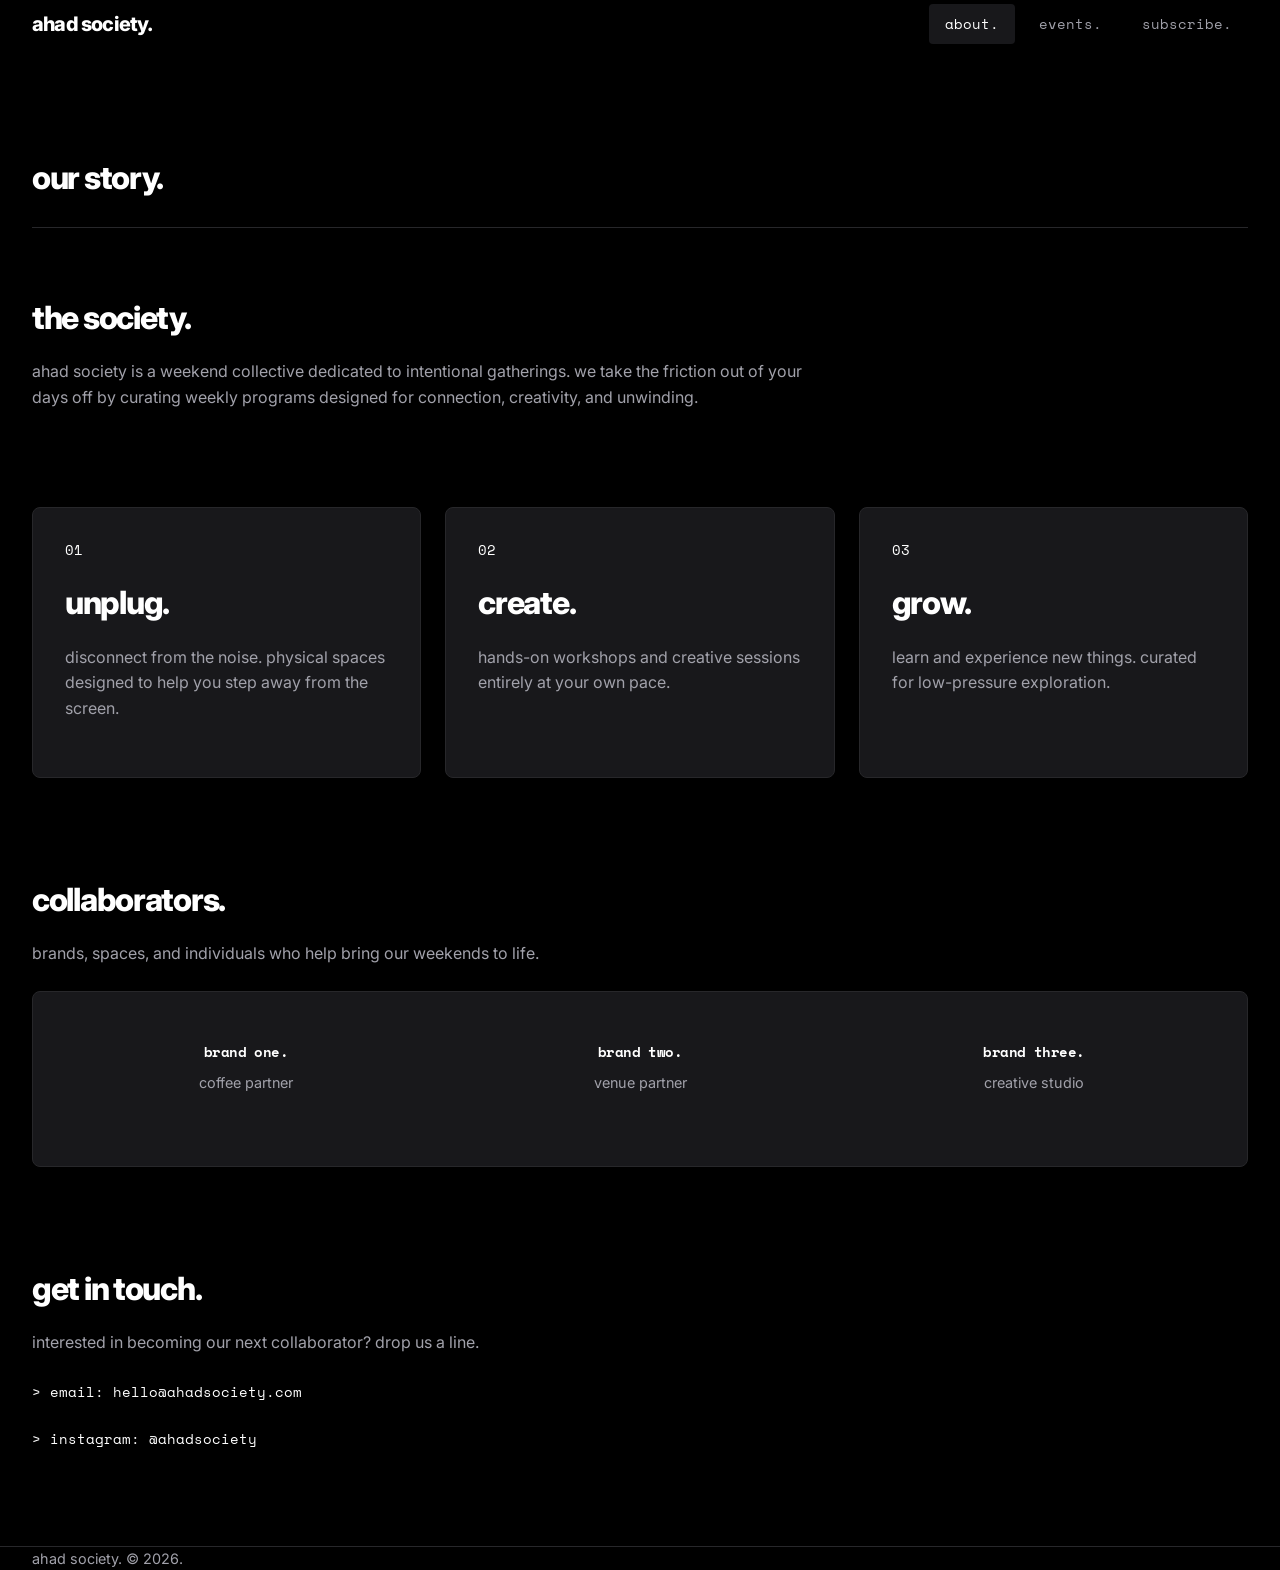
<file: about.html>
<!DOCTYPE html>
<html lang="en">
<head>
    <meta charset="UTF-8">
    <meta name="viewport" content="width=device-width, initial-scale=1.0">
    <title>about. | ahad society.</title>
    <link rel="icon" type="image/png" sizes="32x32" href="media/ahad_favicon.png?v=2">
    <link rel="apple-touch-icon" href="media/ahad_favicon.png?v=2">
    <link rel="stylesheet" href="style.css">
    <link href="https://fonts.googleapis.com/css2?family=Inter:wght@400;600;800;900&family=Space+Mono&display=swap" rel="stylesheet">
</head>
<body>

    <div class="nav-wrapper">
        <nav class="container">
            <a href="index.html" class="logo">ahad society.</a>
            <div class="nav-links">
                <a href="about.html" class="active">about.</a>
                <a href="events.html">events.</a>
                <a href="#">subscribe.</a>
            </div>
        </nav>
    </div>

    <main class="container">
        <header class="page-header fade-in">
            <h1>our story.</h1>
        </header>

        <section class="fade-in" style="max-width: 800px;">
            <h2>the society.</h2>
            <p>ahad society is a weekend collective dedicated to intentional gatherings. we take the friction out of your days off by curating weekly programs designed for connection, creativity, and unwinding.</p>
        </section>

        <section class="grid-section fade-in">
            <div class="grid-card">
                <div class="card-icon">01</div>
                <h2>unplug.</h2>
                <p>disconnect from the noise. physical spaces designed to help you step away from the screen.</p>
            </div>
            <div class="grid-card">
                <div class="card-icon">02</div>
                <h2>create.</h2>
                <p>hands-on workshops and creative sessions entirely at your own pace.</p>
            </div>
            <div class="grid-card">
                <div class="card-icon">03</div>
                <h2>grow.</h2>
                <p>learn and experience new things. curated for low-pressure exploration.</p>
            </div>
        </section>

        <!-- Collaborators Section (Single Box) -->
        <section class="fade-in">
            <h2>collaborators.</h2>
            <p>brands, spaces, and individuals who help bring our weekends to life.</p>
            <div class="grid-card" style="padding: 3rem 2rem;">
                <div style="display: grid; grid-template-columns: repeat(auto-fit, minmax(200px, 1fr)); gap: 2rem; text-align: center;">
                    <div class="floating-brand">
                        <h3 class="mono-text" style="margin-bottom: 0.5rem;">brand one.</h3>
                        <p style="font-size: 0.9rem; color: var(--text-secondary);">coffee partner</p>
                    </div>
                    <div class="floating-brand" style="animation-delay: 1.5s;">
                        <h3 class="mono-text" style="margin-bottom: 0.5rem;">brand two.</h3>
                        <p style="font-size: 0.9rem; color: var(--text-secondary);">venue partner</p>
                    </div>
                    <div class="floating-brand" style="animation-delay: 0.7s;">
                        <h3 class="mono-text" style="margin-bottom: 0.5rem;">brand three.</h3>
                        <p style="font-size: 0.9rem; color: var(--text-secondary);">creative studio</p>
                    </div>
                </div>
            </div>
        </section>

        <section class="fade-in">
            <h2>get in touch.</h2>
            <p>interested in becoming our next collaborator? drop us a line.</p>
            <p class="mono-text">> email: hello@ahadsociety.com</p>
            <p class="mono-text">> instagram: @ahadsociety</p>
        </section>
    </main>

    <footer class="container">
        <div>ahad society. &copy; <span id="current-year"></span>.</div>
    </footer>

    <script src="script.js"></script>
</body>
</html>
</file>
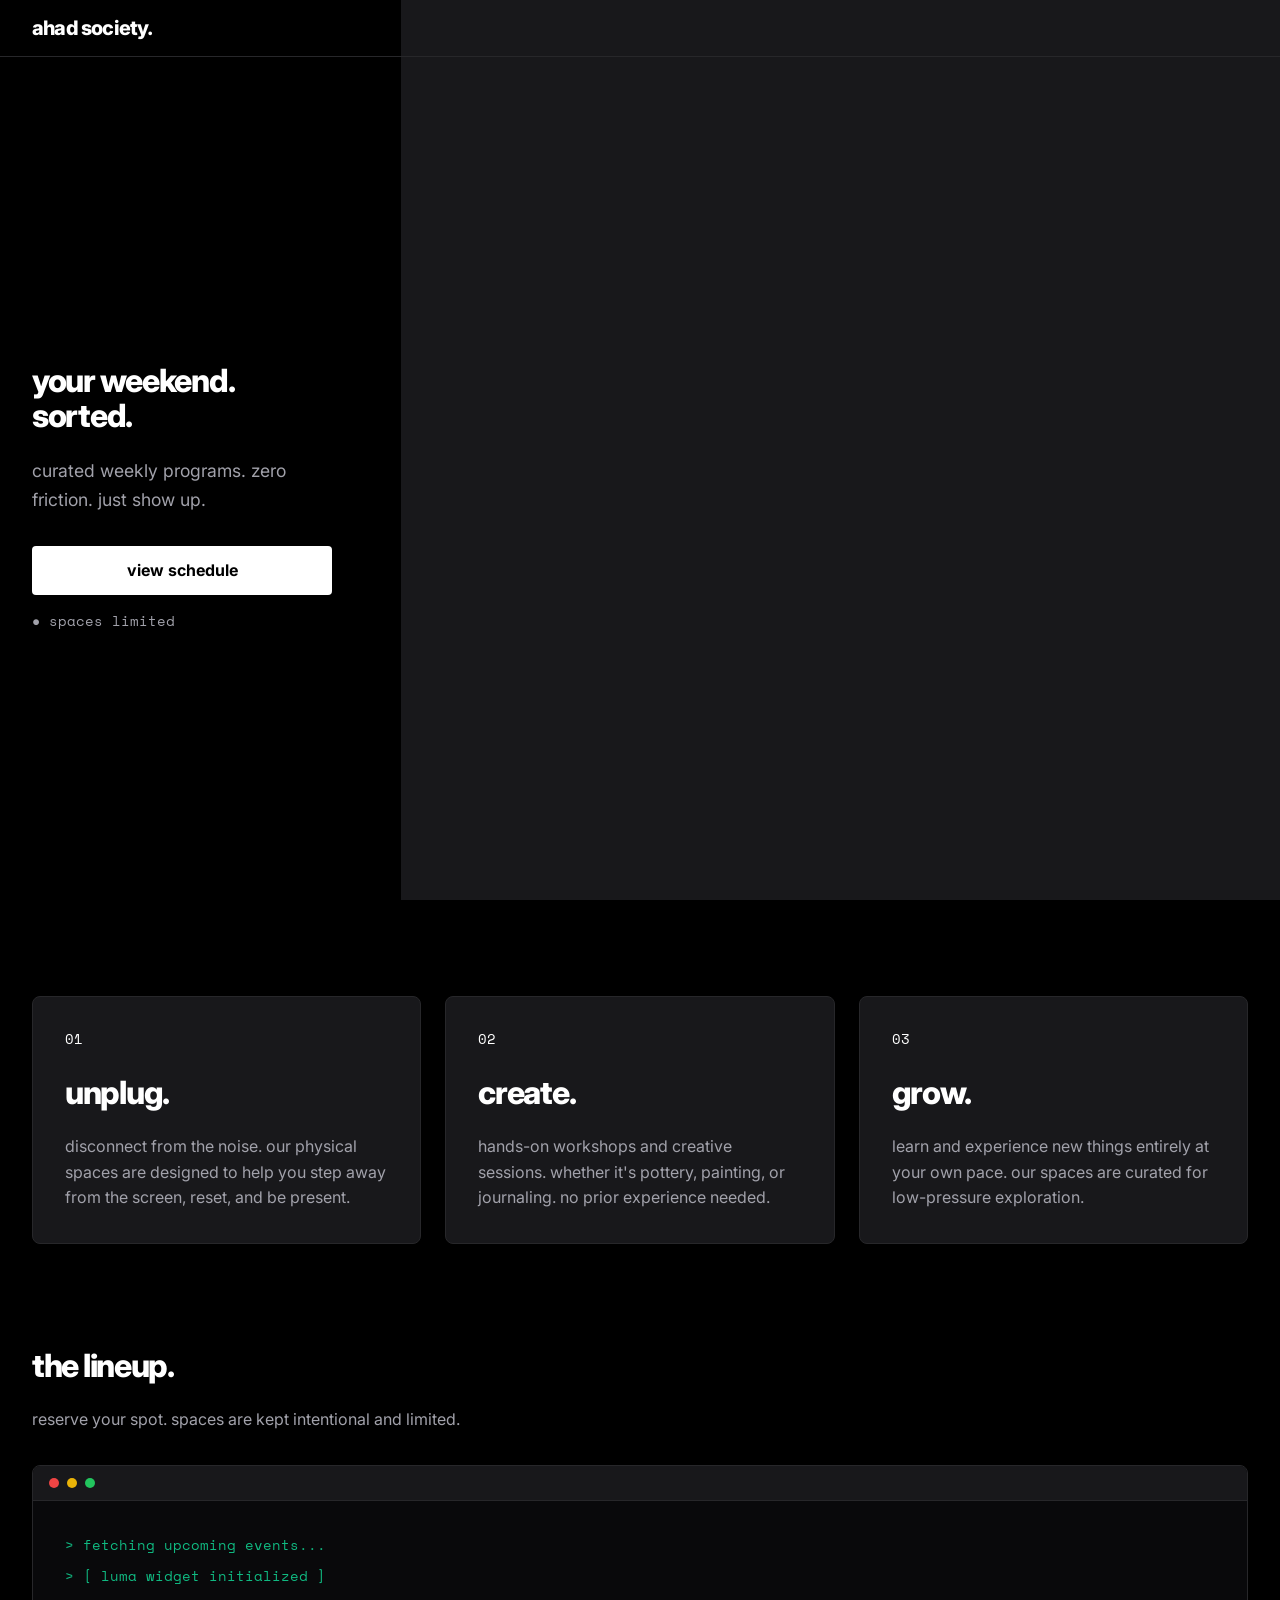
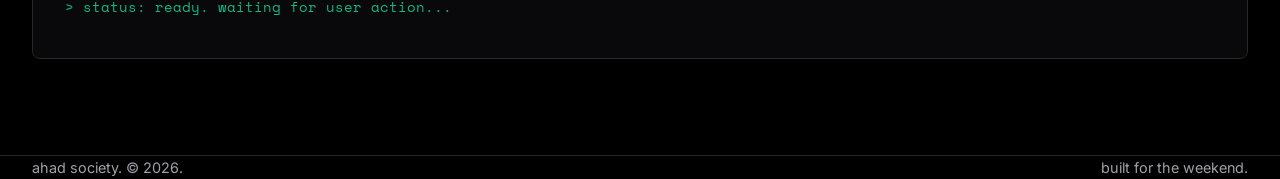
<file: ver 0.1/ahad_society.html>
<!DOCTYPE html>
<html lang="en">
<head>
    <meta charset="UTF-8">
    <meta name="viewport" content="width=device-width, initial-scale=1.0">
    <title>ahad society. | your weekend. sorted.</title>
    
    <link rel="stylesheet" href="style.css">
    
    <!-- Fonts: Inter for UI, Space Mono for Terminal/Accents -->
    <link rel="preconnect" href="https://fonts.googleapis.com">
    <link rel="preconnect" href="https://fonts.gstatic.com" crossorigin>
    <link href="https://fonts.googleapis.com/css2?family=Inter:wght@400;600;800;900&family=Space+Mono&display=swap" rel="stylesheet">
</head>
<body>

    <!-- NAVIGATION -->
    <div class="nav-wrapper">
        <nav class="container">
            <a href="#" class="logo">ahad society.</a>
        </nav>
    </div>

    <!-- HERO SECTION -->
    <header class="hero fade-in">
        <div class="hero-content">
            <h1>your weekend.<br>sorted.</h1>
            <p class="subtitle">curated weekly programs. zero friction. just show up.</p>
            <div class="cta-actions">
                <a href="#schedule" class="btn">view schedule</a>
                <span class="status">● spaces limited</span>
            </div>
        </div>

        <div class="hero-video-wrapper">
            <iframe 
                src="https://www.youtube.com/embed/Z6EwY6h2hCQ?autoplay=1&mute=1&controls=0&loop=1&playlist=Z6EwY6h2hCQ&rel=0&showinfo=0&modestbranding=1" 
                frameborder="0" 
                allow="autoplay; encrypted-media" 
                allowfullscreen>
            </iframe>
        </div>
    </header>

    <main class="container">
        <!-- GRID SECTION -->
        <section class="grid-section fade-in">
            <div class="grid-card">
                <div class="card-icon">01</div>
                <h2>unplug.</h2>
                <p>disconnect from the noise. our physical spaces are designed to help you step away from the screen, reset, and be present.</p>
            </div>
            
            <div class="grid-card">
                <div class="card-icon">02</div>
                <h2>create.</h2>
                <p>hands-on workshops and creative sessions. whether it's pottery, painting, or journaling. no prior experience needed.</p>
            </div>

            <div class="grid-card">
                <div class="card-icon">03</div>
                <h2>grow.</h2>
                <p>learn and experience new things entirely at your own pace. our spaces are curated for low-pressure exploration.</p>
            </div>
        </section>

        <!-- SCHEDULE / TERMINAL SECTION -->
        <section id="schedule" class="lineup-section fade-in">
            <h2>the lineup.</h2>
            <p>reserve your spot. spaces are kept intentional and limited.</p>
            
            <div class="terminal-window">
                <div class="terminal-header">
                    <span class="dot red"></span>
                    <span class="dot yellow"></span>
                    <span class="dot green"></span>
                </div>
                <div class="terminal-body">
                    <p>> fetching upcoming events...</p>
                    <p>> [ luma widget initialized ]</p>
                </div>
            </div>
        </section>
    </main>

    <!-- FOOTER -->
    <footer class="container">
        <div>ahad society. &copy; <span id="current-year"></span>.</div>
        <div>built for the weekend.</div>
    </footer>

    <script src="script.js"></script>
</body>
</html>
</file>
<file: style.css>
/* Buildspace Minimalist Clone Theme - MULTI-PAGE UPDATE */
:root {
    --bg-color: #000000;
    --text-primary: #ffffff;
    --text-secondary: #a1a1aa;
    --accent-bg: #18181b;
    --border-color: #27272a;
}

* {
    margin: 0;
    padding: 0;
    box-sizing: border-box;
}

body {
    background-color: var(--bg-color);
    color: var(--text-primary);
    font-family: 'Inter', sans-serif;
    line-height: 1.6;
    -webkit-font-smoothing: antialiased;
    overflow-x: hidden; 
}

/* Typography */
h1, h2, h3, .logo {
    font-weight: 800;
    letter-spacing: -0.04em;
    text-transform: lowercase;
}

h1 {
    font-size: clamp(2rem, 2.5vw, 3rem); 
    line-height: 1.1;
    margin-bottom: 1.5rem;
}

h2 { font-size: 2rem; margin-bottom: 1rem; }
h3 { font-size: 1.5rem; margin-bottom: 0.5rem; }

p {
    color: var(--text-secondary);
    font-size: 1rem;
    margin-bottom: 1.5rem;
}

.mono-text {
    font-family: 'Space Mono', monospace;
    font-size: 0.9rem;
    color: var(--text-primary);
}

/* Structural Containers */
.container {
    max-width: 1400px;
    margin: 0 auto;
    padding: 0 2rem;
}

/* Sub-page Header */
.page-header {
    margin-top: 10rem;
    margin-bottom: 4rem;
}

.page-header h1 {
    border-bottom: 1px solid var(--border-color);
    padding-bottom: 2rem;
}

/* Floating Navigation */
.nav-wrapper {
    position: absolute;
    top: 0;
    left: 0;
    width: 100%;
    z-index: 50;
}

nav {
    margin-top: 3rem; 
    padding: 0 5% 1.5rem 5%; 
    display: flex;
    justify-content: space-between;
    align-items: center;
    background: transparent;
}

.logo {
    color: var(--text-primary);
    text-decoration: none;
    font-size: 1.25rem;
    padding: 0.5rem 1rem; 
    margin-left: -1rem; 
    border-radius: 4px;
    transition: opacity 0.2s ease;
}

.logo:hover {
    opacity: 0.8;
}

.nav-links {
    display: flex;
    gap: 0.5rem; 
    flex-wrap: wrap; 
}

.nav-links a {
    color: var(--text-secondary);
    text-decoration: none;
    font-family: 'Space Mono', monospace;
    font-size: 0.9rem;
    transition: color 0.2s ease, background 0.2s ease;
    padding: 0.5rem 1rem; 
    border-radius: 4px;
}

.nav-links a:hover, .nav-links a.active {
    color: var(--text-primary);
    background: var(--accent-bg); 
}

/* --- HERO SECTION (Page 1) --- */
.hero {
    display: flex;
    align-items: stretch; 
    justify-content: flex-start;
    width: 100%;
    height: 100vh; 
    gap: 4vw; 
}

.hero-content {
    flex: 1; 
    min-width: 350px; 
    display: flex;
    flex-direction: column;
    justify-content: center;
    align-items: flex-start;
    padding-top: 6rem; 
    padding-left: max(2rem, calc((100vw - 1400px) / 2 + 2rem));
}

.subtitle {
    margin-bottom: 2rem;
    font-size: 1.1rem;
    max-width: 100%;
}

.cta-actions {
    display: flex;
    flex-direction: column;
    align-items: flex-start;
    gap: 1rem;
    width: 100%;
}

.btn-group {
    display: flex;
    gap: 1rem;
    width: 100%;
    max-width: 350px;
}

.btn {
    flex: 1;
    display: flex; /* Updated to Flex */
    align-items: center; /* Center vertically */
    justify-content: center; /* Center horizontally */
    background: var(--text-primary);
    color: var(--bg-color);
    padding: 0.75rem 1.5rem;
    text-decoration: none;
    font-weight: 700;
    border-radius: 4px;
    border: 1px solid var(--text-primary);
    transition: transform 0.2s ease, opacity 0.2s ease, background 0.2s ease;
    text-align: center;
    white-space: nowrap; /* Prevents text from breaking into two lines */
}

.btn-secondary {
    background: transparent;
    color: var(--text-primary);
}

.btn:hover {
    opacity: 0.9;
    transform: translateY(-2px);
}

.btn-secondary:hover {
    background: var(--text-primary);
    color: var(--bg-color);
}

.status {
    font-family: 'Space Mono', monospace;
    font-size: 0.85rem;
    color: var(--text-secondary);
}

/* Local Video Wrapper */
.hero-video-wrapper {
    flex: 3; 
    height: 100%;
    overflow: hidden;
    background: var(--accent-bg);
}

.hero-video-wrapper video {
    width: 100%;
    height: 100%;
    object-fit: cover; 
    pointer-events: none; 
    opacity: 0.9;
}

/* Sections */
section { margin-bottom: 6rem; }

/* Grid Section */
.grid-section {
    display: grid;
    grid-template-columns: repeat(auto-fit, minmax(280px, 1fr));
    gap: 1.5rem;
}

.grid-card {
    background: var(--accent-bg);
    padding: 2rem;
    border-radius: 8px;
    border: 1px solid var(--border-color);
}

.card-icon {
    font-family: 'Space Mono', monospace;
    font-size: 0.85rem;
    margin-bottom: 1rem;
    color: var(--text-primary);
}

/* Terminal & Schedule */
.terminal-window {
    background: #09090b;
    border: 1px solid var(--border-color);
    border-radius: 8px;
    overflow: hidden;
    margin-bottom: 3rem;
}

.terminal-header {
    background: var(--accent-bg);
    padding: 0.75rem 1rem;
    display: flex;
    gap: 0.5rem;
    border-bottom: 1px solid var(--border-color);
}

.dot { width: 10px; height: 10px; border-radius: 50%; }
.dot.red { background: #ef4444; }
.dot.yellow { background: #eab308; }
.dot.green { background: #22c55e; }

.terminal-body {
    padding: 2rem;
    font-family: 'Space Mono', monospace;
}

.terminal-body p {
    color: #10b981;
    margin-bottom: 0.5rem;
    font-size: 0.9rem;
}

/* Planned Events Grid */
.planned-events-grid {
    display: flex;
    flex-direction: column;
    gap: 1rem;
}

.planned-row {
    display: flex;
    justify-content: space-between;
    padding: 1.5rem;
    border: 1px solid var(--border-color);
    border-radius: 8px;
}

/* Past Events Grid & Cards */
.past-events-grid {
    display: grid;
    grid-template-columns: repeat(auto-fit, minmax(300px, 1fr));
    gap: 1.5rem;
}

.past-event-card {
    background: var(--accent-bg);
    border: 1px solid var(--border-color);
    border-radius: 8px;
    overflow: hidden;
    transition: transform 0.2s ease, border-color 0.2s ease;
}

.past-event-card:hover {
    transform: translateY(-4px); 
    border-color: var(--text-secondary);
}

.past-event-image {
    width: 100%;
    height: 220px;
    object-fit: cover;
    filter: grayscale(100%) contrast(110%); 
    transition: filter 0.4s ease;
}

.past-event-card:hover .past-event-image {
    filter: grayscale(0%) contrast(100%); 
}

.past-event-content {
    padding: 1.5rem;
}

.past-event-content h3 {
    font-size: 1.25rem;
    margin: 0.5rem 0;
}

.past-event-content p {
    margin-bottom: 0;
    font-size: 0.95rem;
}

/* Footer */
footer {
    border-top: 1px solid var(--border-color);
    padding-top: 2rem;
    display: flex;
    justify-content: space-between;
    font-size: 0.9rem;
    color: var(--text-secondary);
    padding-bottom: 2rem;
    margin-top: 4rem;
}

/* Scroll Animation */
.fade-in {
    opacity: 0;
    transform: translateY(20px);
    transition: opacity 0.6s ease-out, transform 0.6s ease-out;
}
.fade-in.appear {
    opacity: 1;
    transform: translateY(0);
}

/* Responsive */
@media (max-width: 1024px) {
    .hero { flex-direction: column; height: 100vh; gap: 0; }
    .hero-content { width: 100%; min-width: auto; height: auto; padding-top: 8rem; padding-left: 2rem; padding-right: 2rem; }
    .hero-video-wrapper { width: 100%; flex: 1; }
    .planned-row { flex-direction: column; gap: 0.5rem; }
}

/* --- COLLABORATORS FLOATING ANIMATION --- */
.floating-brand {
    animation: float 4s ease-in-out infinite;
    transition: opacity 0.3s ease;
}

.floating-brand:hover {
    opacity: 0.7;
    cursor: pointer;
}

@keyframes float {
    0% { transform: translateY(0px); }
    50% { transform: translateY(-8px); }
    100% { transform: translateY(0px); }
}
</file>
<file: ver 0.1/style.css>
/* Buildspace Minimalist Clone Theme */
:root {
    --bg-color: #000000;
    --text-primary: #ffffff;
    --text-secondary: #a1a1aa;
    --accent-bg: #18181b;
    --border-color: #27272a;
}

* {
    margin: 0;
    padding: 0;
    box-sizing: border-box;
}

body {
    background-color: var(--bg-color);
    color: var(--text-primary);
    font-family: 'Inter', sans-serif;
    line-height: 1.6;
    -webkit-font-smoothing: antialiased;
    overflow-x: hidden; 
}

/* Typography */
h1, h2, h3, .logo {
    font-weight: 800;
    letter-spacing: -0.04em;
    text-transform: lowercase;
}

h1 {
    font-size: clamp(2rem, 2.5vw, 3rem); 
    line-height: 1.1;
    margin-bottom: 1.5rem;
}

h2 {
    font-size: 2rem;
    margin-bottom: 1rem;
}

p {
    color: var(--text-secondary);
    font-size: 1rem;
}

/* Structural Containers */
.container {
    max-width: 1400px;
    margin: 0 auto;
    padding: 0 2rem;
}

/* Floating Navigation */
.nav-wrapper {
    position: absolute;
    top: 0;
    left: 0;
    width: 100%;
    z-index: 50;
}

nav {
    margin-top: 3rem; 
    padding: 0 5% 1.5rem 5%; 
    display: flex;
    justify-content: space-between;
    align-items: center;
    border-bottom: 1px solid var(--border-color);
    background: transparent;
}

.logo {
    color: var(--text-primary);
    text-decoration: none;
    font-size: 1.25rem;
    padding: 0.75rem 1.5rem; 
    margin-left: -1.5rem; 
    background-color: transparent; 
    transition: opacity 0.2s ease;
}

.logo:hover {
    opacity: 0.8;
}

/* --- HERO SECTION: 100vw, 100vh, 1/4 and 3/4 Split with GAP --- */
.hero {
    display: flex;
    align-items: stretch; 
    justify-content: flex-start;
    width: 100%;
    height: 100vh; 
    margin-bottom: 6rem;
    gap: 4vw; 
}

.hero-content {
    flex: 1; 
    min-width: 350px; 
    display: flex;
    flex-direction: column;
    justify-content: center;
    align-items: flex-start;
    padding-top: 6rem; 
    padding-left: max(2rem, calc((100vw - 1400px) / 2 + 2rem));
}

.subtitle {
    margin-bottom: 2rem;
    font-size: 1.1rem;
    max-width: 100%;
}

.cta-actions {
    display: flex;
    flex-direction: column;
    align-items: flex-start;
    gap: 1rem;
    width: 100%;
}

.btn {
    display: inline-block;
    background: var(--text-primary);
    color: var(--bg-color);
    padding: 0.75rem 1.5rem;
    text-decoration: none;
    font-weight: 700;
    border-radius: 4px;
    transition: transform 0.2s ease, opacity 0.2s ease;
    width: 100%;
    max-width: 300px;
    text-align: center;
}

.btn:hover {
    opacity: 0.9;
    transform: translateY(-2px);
}

.status {
    font-family: 'Space Mono', monospace;
    font-size: 0.85rem;
    color: var(--text-secondary);
}

/* YouTube Wrapper Styling */
.hero-video-wrapper {
    flex: 3; 
    height: 100%;
    overflow: hidden;
    background: var(--accent-bg);
    /* REMOVED: border-radius properties to make it perfectly square */
    position: relative; 
}

/* YouTube iframe 'object-fit: cover' simulation */
.hero-video-wrapper iframe {
    position: absolute;
    top: 50%;
    left: 50%;
    width: 150%;
    height: 150%;
    transform: translate(-50%, -50%);
    pointer-events: none; 
    border: none;
    opacity: 0.9;
}

/* Responsive adjustments for mobile screens */
@media (max-width: 1024px) {
    .hero {
        flex-direction: column; 
        height: 100vh;
        gap: 0; 
    }
    .hero-content {
        width: 100%;
        min-width: auto;
        height: auto;
        padding-top: 6rem;
        padding-bottom: 2rem;
        padding-left: 2rem;
        padding-right: 2rem;
    }
    .cta-actions {
        flex-direction: row;
        align-items: center;
    }
    .btn {
        width: auto;
    }
    .hero-video-wrapper {
        width: 100%;
        flex: 1; 
    }
    .hero-video-wrapper iframe {
        width: 250%;
        height: 250%;
    }
}

/* Grid Section */
.grid-section {
    display: grid;
    grid-template-columns: repeat(auto-fit, minmax(280px, 1fr));
    gap: 1.5rem;
    margin-bottom: 6rem;
}

.grid-card {
    background: var(--accent-bg);
    padding: 2rem;
    border-radius: 8px;
    border: 1px solid var(--border-color);
}

.card-icon {
    font-family: 'Space Mono', monospace;
    font-size: 0.85rem;
    margin-bottom: 1rem;
    color: var(--text-primary);
}

/* Lineup Section & Terminal */
.lineup-section {
    margin-bottom: 6rem;
}

.lineup-section p {
    margin-bottom: 2rem;
}

.terminal-window {
    background: #09090b;
    border: 1px solid var(--border-color);
    border-radius: 8px;
    overflow: hidden;
}

.terminal-header {
    background: var(--accent-bg);
    padding: 0.75rem 1rem;
    display: flex;
    gap: 0.5rem;
    border-bottom: 1px solid var(--border-color);
}

.dot {
    width: 10px;
    height: 10px;
    border-radius: 50%;
}

.dot.red { background: #ef4444; }
.dot.yellow { background: #eab308; }
.dot.green { background: #22c55e; }

.terminal-body {
    padding: 2rem;
    font-family: 'Space Mono', monospace;
}

.terminal-body p {
    color: #10b981;
    margin-bottom: 0.5rem;
    font-size: 0.9rem;
}

/* Footer */
footer {
    border-top: 1px solid var(--border-color);
    padding-top: 2rem;
    display: flex;
    justify-content: space-between;
    font-size: 0.9rem;
    color: var(--text-secondary);
    padding-bottom: 2rem;
}

/* Scroll Animation */
.fade-in {
    opacity: 0;
    transform: translateY(20px);
    transition: opacity 0.6s ease-out, transform 0.6s ease-out;
}

.fade-in.appear {
    opacity: 1;
    transform: translateY(0);
}
</file>
